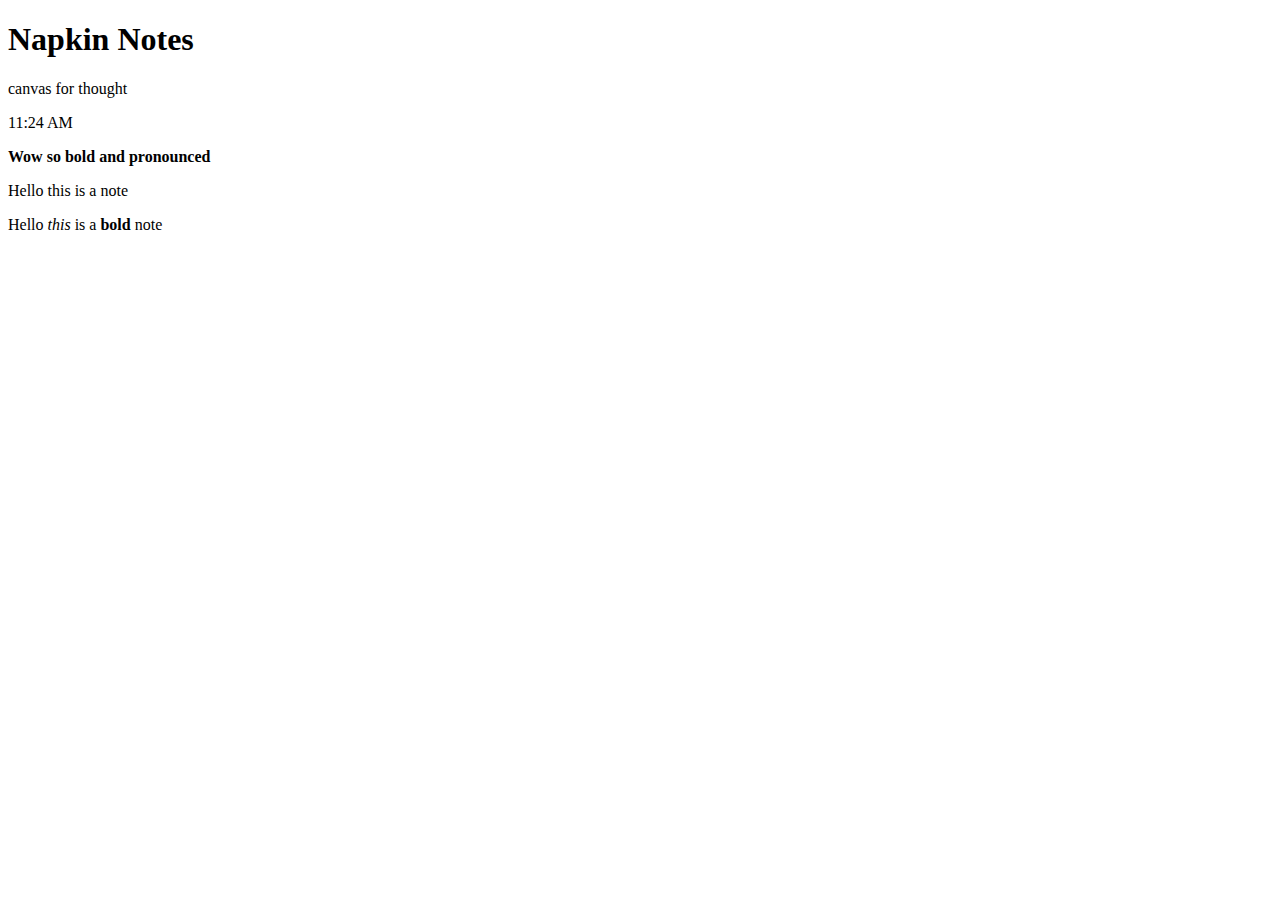
<file: index.html>
<!DOCTYPE html>
<html lang="en">
<head>
    <meta charset="UTF-8">
    <meta name="viewport" content="width=device-width, initial-scale=1.0">
    <title>Document</title>
</head>
<body>
    <div class="angled-note-container">
        <div class="note-header">
          <h1>Napkin Notes</h1>
          <p class="subtext">canvas for thought</p>
          <span class="note-time">11:24 AM</span>
        </div>
        <div class="note-content">
          <p><strong>Wow so bold and pronounced</strong></p>
          <p>Hello this is a note</p>
          <p>Hello <em>this</em> is a <strong>bold</strong> note</p>
        </div>
      </div>
      
    
</body>
</html>
</file>
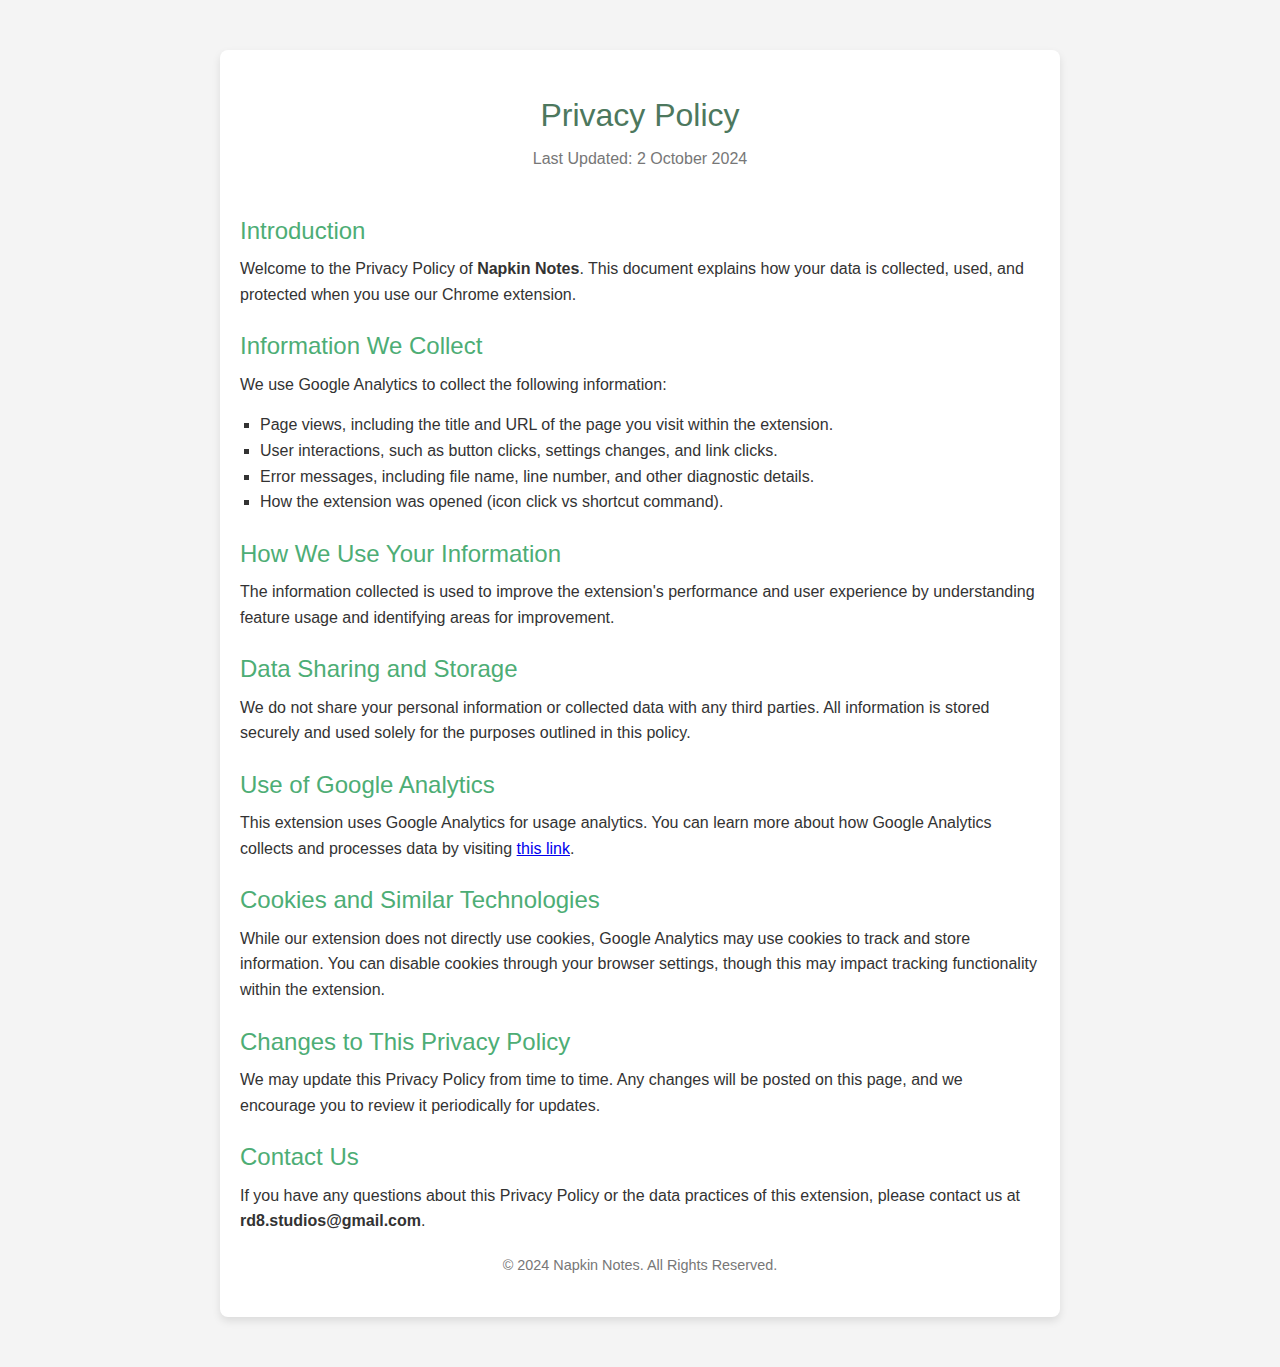
<file: privacy-policy.html>
<!DOCTYPE html>
<html lang="en">
  <head>
    <meta charset="UTF-8" />
    <meta name="viewport" content="width=device-width, initial-scale=1.0" />
    <title>Privacy Policy | Your Extension Name</title>
    <style>
      /* Basic Reset */
      body,
      h1,
      h2,
      h3,
      p,
      ul {
        margin: 0;
        padding: 0;
      }

      body {
        font-family: Arial, sans-serif;
        background-color: #f4f4f4;
        color: #333;
        line-height: 1.6;
        margin: 0;
      }

      /* Container Styles */
      .container {
        width: 80%;
        max-width: 800px;
        margin: 50px auto;
        padding: 20px;
        background: #ffffff;
        border-radius: 8px;
        box-shadow: 0 4px 8px rgba(0, 0, 0, 0.1);
      }

      /* Header and Title Styles */
      header {
        text-align: center;
        padding: 20px 0;
      }

      header h1 {
        font-size: 2em;
        margin-bottom: 5px;
        color: #4d785e;
        font-weight: 350;
      }

      header p {
        color: #777;
        font-size: 1em;
      }

      /* Section Styles */
      section {
        margin: 20px 0;
      }

      section h2 {
        font-size: 1.5em;
        color: #4dad75; /* Green accent color */
        font-weight: 200;
        margin-top: 1rem;
        margin-bottom: 6px;
      }

      section p,
      section ul {
        font-size: 1em;
        margin-bottom: 15px;
      }

      section ul {
        list-style-type: square;
        padding-left: 20px;
      }

      /* Footer Styles */
      footer {
        text-align: center;
        margin: 20px 0;
        color: #777;
        font-size: 0.9em;
      }

      /* Responsive Design */
      @media only screen and (max-width: 768px) {
        .container {
          width: 95%;
          padding: 15px;
        }

        header h1 {
          font-size: 1.5em;
        }

        section h2 {
          font-size: 1.2em;
        }
      }
    </style>
  </head>
  <body>
    <div class="container">
      <header>
        <h1>Privacy Policy</h1>
        <p>Last Updated: 2 October 2024</p>
      </header>

      <section>
        <h2>Introduction</h2>
        <p>
          Welcome to the Privacy Policy of
          <strong>Napkin Notes</strong>. This document explains how your data is
          collected, used, and protected when you use our Chrome extension.
        </p>
      </section>

      <section>
        <h2>Information We Collect</h2>
        <p>We use Google Analytics to collect the following information:</p>
        <ul>
          <li>
            Page views, including the title and URL of the page you visit within
            the extension.
          </li>
          <li>
            User interactions, such as button clicks, settings changes, and link
            clicks.
          </li>
          <li>
            Error messages, including file name, line number, and other
            diagnostic details.
          </li>
          <li>
            How the extension was opened (icon click vs shortcut command).
          </li>
        </ul>
      </section>

      <section>
        <h2>How We Use Your Information</h2>
        <p>
          The information collected is used to improve the extension's
          performance and user experience by understanding feature usage and
          identifying areas for improvement.
        </p>
      </section>

      <section>
        <h2>Data Sharing and Storage</h2>
        <p>
          We do not share your personal information or collected data with any
          third parties. All information is stored securely and used solely for
          the purposes outlined in this policy.
        </p>
      </section>

      <section>
        <h2>Use of Google Analytics</h2>
        <p>
          This extension uses Google Analytics for usage analytics. You can
          learn more about how Google Analytics collects and processes data by
          visiting
          <a
            href="https://policies.google.com/technologies/partner-sites"
            target="_blank"
            >this link</a
          >.
        </p>
      </section>

      <section>
        <h2>Cookies and Similar Technologies</h2>
        <p>
          While our extension does not directly use cookies, Google Analytics
          may use cookies to track and store information. You can disable
          cookies through your browser settings, though this may impact tracking
          functionality within the extension.
        </p>
      </section>

      <section>
        <h2>Changes to This Privacy Policy</h2>
        <p>
          We may update this Privacy Policy from time to time. Any changes will
          be posted on this page, and we encourage you to review it periodically
          for updates.
        </p>
      </section>

      <section>
        <h2>Contact Us</h2>
        <p>
          If you have any questions about this Privacy Policy or the data
          practices of this extension, please contact us at
          <strong>rd8.studios@gmail.com</strong>.
        </p>
      </section>

      <footer>
        <p>&copy; 2024 Napkin Notes. All Rights Reserved.</p>
      </footer>
    </div>
  </body>
</html>
</file>
